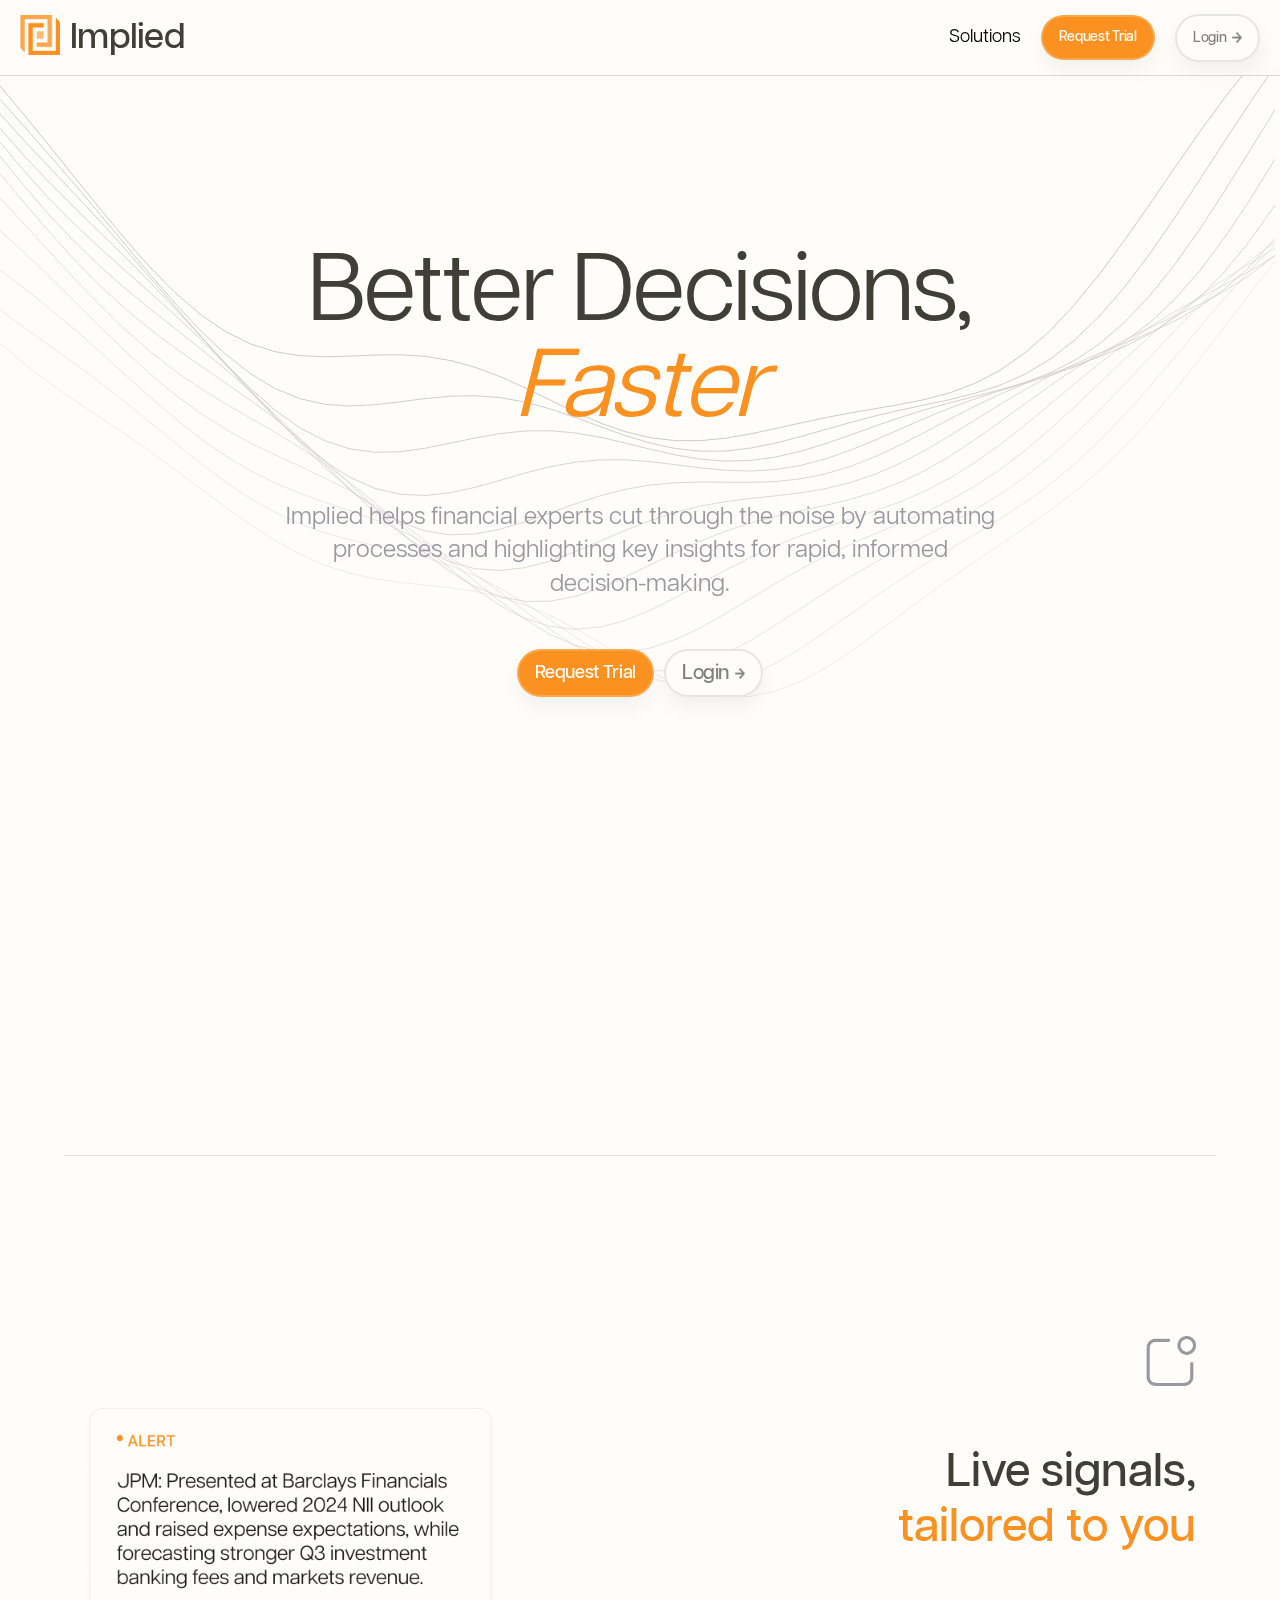
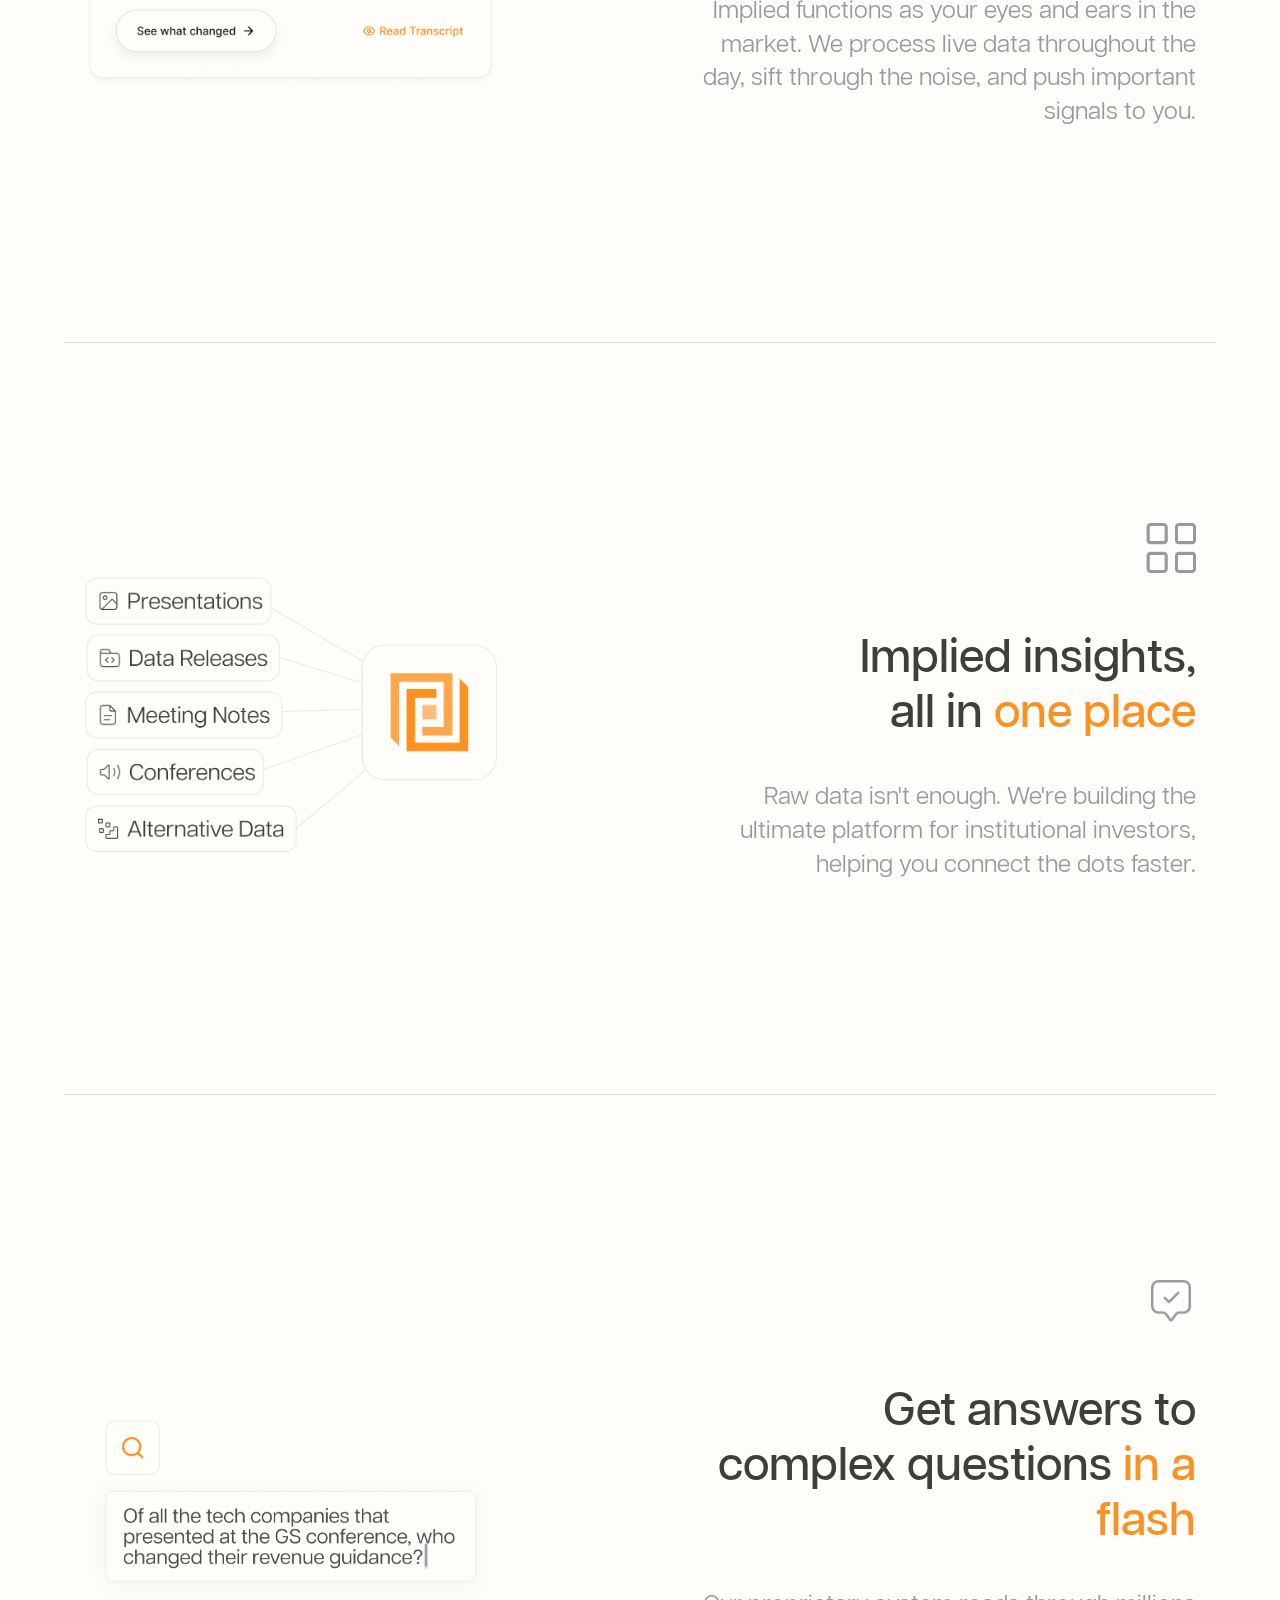
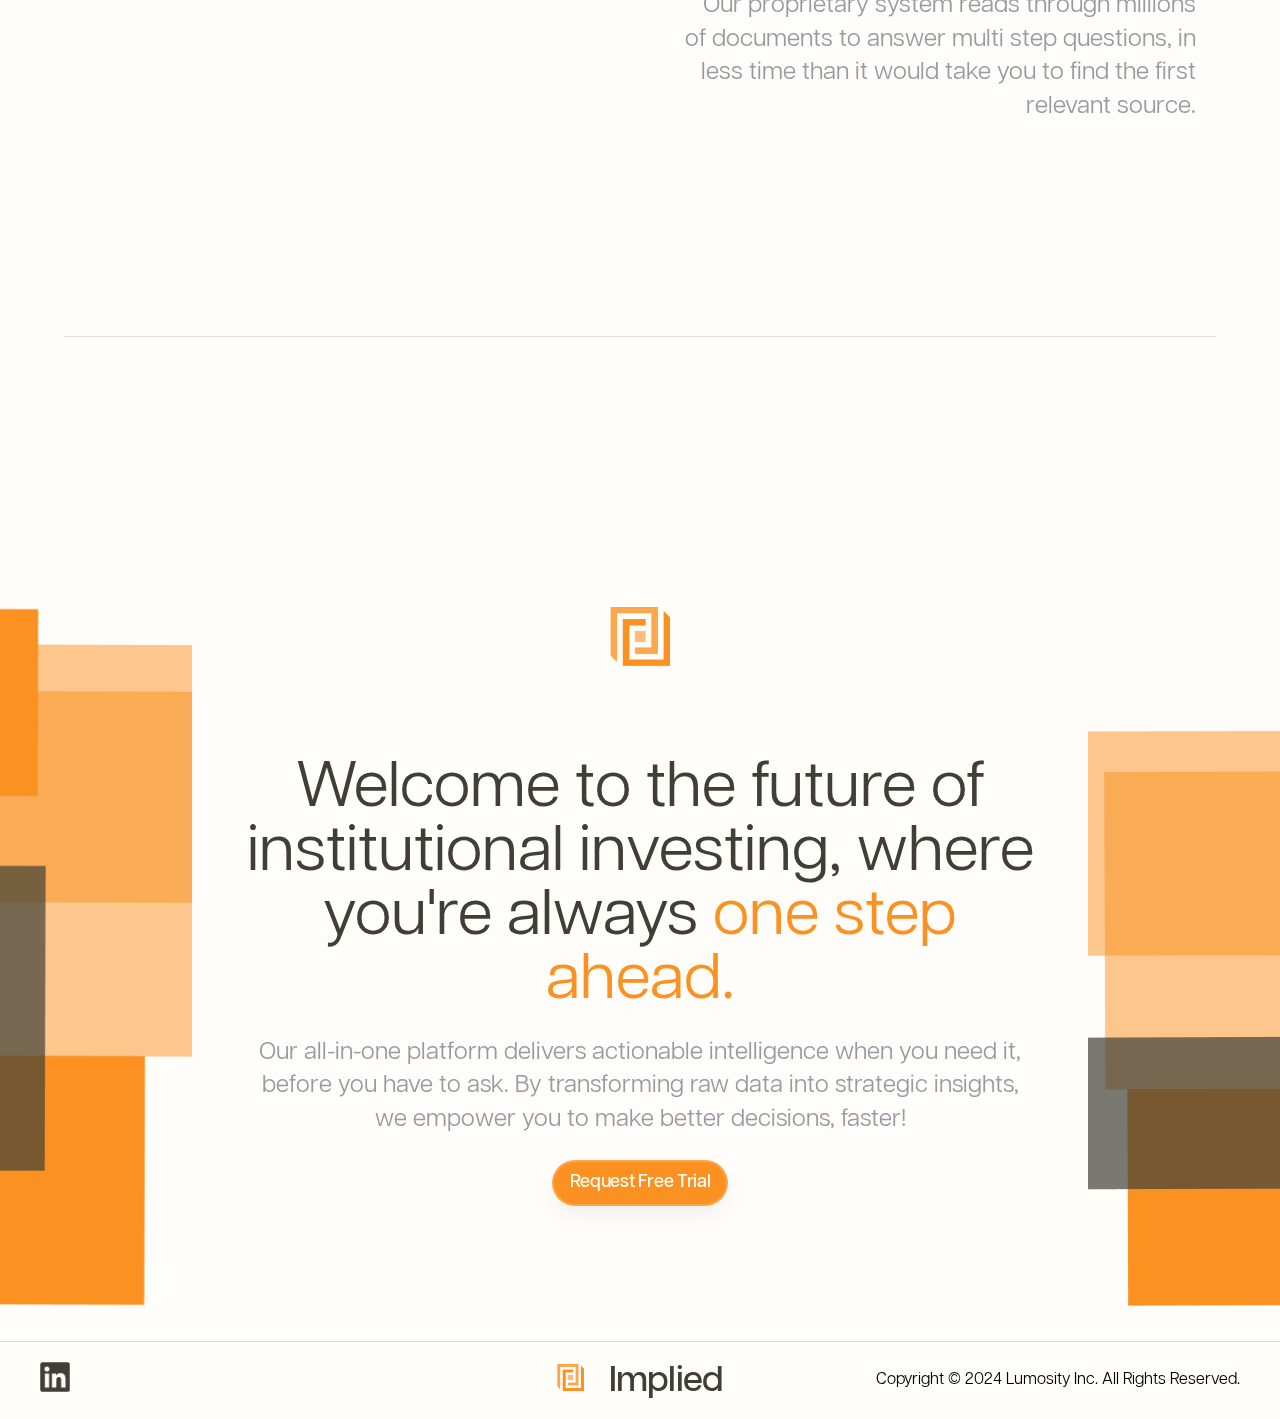
<file: index.html>
<!DOCTYPE html>
<html lang="en">
    <head>
        <meta charset="utf-8">
        <meta name="viewport" content="width=device-width, initial-scale=1, shrink-to-fit=no">
        
        <!-- SEO Meta Tags -->
        <meta name="description" content="Implied's all-in-one research platform makes it easy for financial experts to automate their investment processes and highlight key insights for rapid, informed decision-making.">
        <meta name="author" content="Implied">
        <script src="https://www.google.com/recaptcha/api.js" async defer></script>

        <!-- https://developers.google.com/search/docs/appearance/structured-data/intro-structured-data -->
        <script type="application/ld+json">
            {
              "@context": "https://schema.org",
              "@type": "Organization",
              "name": "Implied",
              "logo": "https://implied.com/images/ImpliedLogo.png",
              "url": "https://www.implied.com",
              "description": "Implied's (formerly Lumosity AI) all-in-one research platform makes it easy for financial experts to automate their investment processes and highlight key insights for rapid, informed decision-making.",
              "keywords": ["financial research platform", "AI", "artificial intelligence", "live transcription"],
              "sameAs": [
                "https://lumosity.ai/",
                "https://x.com/impliedinc"
              ]
            }
        </script>

        <!-- OG Meta Tags to improve the way the post looks when you share the page on Facebook, Twitter, LinkedIn -->
        <meta property="og:site_name" content="Implied" />
        <meta property="og:site" content="https://implied.com" />
        <meta property="og:title" content="Implied"/>
        <meta property="og:description" content="Better Decisions, Faster" />
        <meta property="og:image" content="https://implied.com/images/ImpliedImage.png" />
        <meta property="og:url" content="https://implied.com" />
        <meta name="twitter:card" content="https://implied.com/images/ImpliedHeader.jpg"> 

        <title>Implied | Financial Research Platform</title>


   
        <!-- Styles -->
        <link href="css/styles2.css" rel="stylesheet">
        
        <!-- Favicon  -->
        <link rel="icon" href="images/ImpliedLogo.png">
    </head>
    <body>
        <canvas id="background-canvas"></canvas>

        <!-- Navigation Bar -->
        <nav id="navbar" class="navbar">
            <div class="navbar-container">
                <div>
                    <a href="/">
                        <img src="images/ImpliedLogo.png" alt="alternative" style="width:40px;height:40px;"/>
                    </a> 
                    <span class="implied-text">
                        Implied
                    </span>
                </div>
  

                <span class="navbar-group">
                    <span class="navbar-item">
                        <a href="#product" class="navbar-link">
                            Solutions
                        </a>
                    </span>
                    <button
                    class="btn-item trial-btn"
                    style="padding: 0.5rem 1rem 0.5rem 1rem;font-size:14px"
                    onclick="openSignupForm();"
                >
                    Request Trial
                </button>
                    <button
                        class="btn-item login-btn"
                        style="padding: 0.5rem 1rem 0.5rem 1rem;font-size:14px"
                        onclick="window.location.href='https://app.implied.com'"
                    >
                    Login
                    <img src="images/LoginArrow.png" class="login-btn-arrow" />
                    </button>
    
                </span>
            </div>
        </nav>
        <!-- End of Navigation Bar -->

        <!-- Hero -->
        <div class="hero">
            <h1 class="hero-title">
                Better Decisions,<br/><span class="orange-text-italics">Faster</span>
            </h1>
            <span class="hero-subtitle">
                Implied helps financial experts cut through the noise by automating<br/>
                 processes and highlighting key insights for rapid, informed <br/>
                 decision-making.            
            </span>
            <span
                class="btn-group"
                style="margin-top: 3rem;align-self: center;"
            >

                <button
                    class="btn-item trial-btn"
                    onclick="openSignupForm();"
                >
                    Request Trial
                </button>
                <button
                class="btn-item login-btn"
                onclick="window.location.href='https://app.implied.com'"
            >
                Login
                <img src="images/LoginArrow.png" class="login-btn-arrow" />
            </button>
            </span>
        </div>
        <!-- End of Hero -->


        <!-- Product Section  -->
        <div id="product" class="product-container">
            <hr/>

        <!-- Product Section 1 -->
            <div class="product-section">
                <span class="product-description">
                    <img src="images/LiveSignalsIcon.png" class="product-icons" />
                    <h2>Live signals,<br/><span class="orange-text-regular"> tailored to you</span></h2>
                    <p>
                        Implied functions as your eyes and ears in the market. 
                        We process live data throughout the day, sift through the noise, and push important signals to you.
                    </p>
                </span>
                <span class="product-img">
                    <img src="images/LiveSignals.png" alt="Live Signals"/>
                </span>
            </div>
            <hr/>


        <!-- Product Section 2 -->

        <div class="product-section">
            <div class="product-description">
                <img src="images/ImpliedInsightsIcon.png" class="product-icons" />
                <h2>Implied insights,<br/>all in<span class="orange-text-regular"> one place</span></h2>
                <p>
                    Raw data isn't enough. We're building the ultimate platform for institutional investors, helping you connect the dots faster.
                </p>
            </div>
            <span class="product-img">
                <img src="images/ImpliedInsights.png" alt="Implied Insights" />
            </span>  
        </div>
        <hr/>


        <!-- Product Section 3 -->

        <div class="product-section">
            <div class="product-description">
                <img src="images/ComplexQuestionsIcon.png" class="product-icons" />
                <h2>Get answers to<br/> complex questions<span class="orange-text-regular"> in a flash</span></h2>
                    <p>
                    Our proprietary system reads through millions of documents to answer multi step questions, in less time than it would take you to find the first relevant source.                    </p>
            </div>
            <span class="product-img">
                <img src="images/ComplexQuestions.png"  alt="Complex Questions"/>
            </span>  
        </div>
        <hr/>

    </div>

        <!-- End of Product Section  -->

        <!-- Closing Section  -->
        <section class="closing-section">
            <div class="background-boxes left">
                <img src="images/BoxesLeft.png" alt="Decorative boxes">
            </div>
            <div class="closing-content">
                <img src="images/ImpliedLogo.png" alt="Implied Logo" class="closing-logo">
                <h2 class="closing-title">Welcome to the future of <br/>institutional investing, where <br/> you're always <span class="orange-text">one step ahead.</span></h2>
                <p>Our all-in-one platform delivers actionable intelligence when you need it, <br/> before you have to ask. By transforming raw data into strategic insights,<br/> we empower you to make better decisions, faster!</p>
                <button class="btn-item trial-btn" onclick="openSignupForm();">Request Free Trial</button>
            </div>
            <div class="background-boxes right">
                <img src="images/BoxesRight.png" alt="Decorative boxes">
            </div>
        </section>
        <!-- End of Closing Section  -->



        <!-- Interest Form  -->

        <div id="get-started" class="signup">
            <div id="signup-contents" class="signup-contents">
                <svg xmlns="http://www.w3.org/2000/svg" class="signup-exit" onclick="closeSignupForm();" height="24px" viewBox="0 -960 960 960" width="24px" fill="#2E3742"><path d="m256-200-56-56 224-224-224-224 56-56 224 224 224-224 56 56-224 224 224 224-56 56-224-224-224 224Z"/></svg>
                <h2 class="interest-form-header" style="margin:5px 0px 35px 0px">
                    Request a Trial Today
                </h2>
                <form id="InterestForm" class="interest-form" action="https://docs.google.com/forms/u/3/d/e/1FAIpQLSeU3pssCkzo1bWMXBPvvoEJ-kZqE-asMmpRrElXGTEjvLgcRA/formResponse" method="POST">
                    <div class="form-grid">
                        <div class="form-item full-width">
                            <label for="signup-email" class="signup-label required-label">Work Email</label>
                            <input
                                type="email"
                                id="signup-email"
                                name="entry.1037701704"
                                onblur="validateEmail();"
                                required
                            >
                            <label  
                                id="email-error"
                                class="missing-required-label"
                                style="display: none;color:red;"
                            ></label>
                        </div>
                        
                        <div class="form-item">
                            <label for="signup-firstname">First Name</label>
                            <input
                                type="text"
                                id="firstname"
                                name="entry.1113069405"
                            >
                        </div>
                        
                        <div class="form-item">
                            <label for="signup-lastname">Last Name</label>
                            <input type="text" id="signup-lastname" name="entry.1512759550">
                        </div>
                        
                        <div class="form-item">
                            <label for="signup-companyname">Company Name</label>
                            <input type="text" id="signup-companyname" name="entry.1445096850">
                        </div>
                        
                        <div class="form-item">
                            <label for="signup-typeofcompany">Type of Firm</label>
                            <input type="text" id="signup-typeofcompany" name="entry.309162164">
                        </div>

                        <div class="form-item full-width">
                            <label for="desires">What part of your workflow do you want to accelerate?</label>
                            <input type="text" id="desires" name="entry.1449697587">
                        </div>
                        
                        <div class="form-item full-width">
                            <label for="signup-attribution">How did you hear about us?</label>
                            <input type="text" id="signup-attribution" name="entry.574571794">
                        </div>
                    </div>
                    <input type="submit" hidden />
                    <br />
                    <div class="g-recaptcha" data-sitekey="6LcmgD0qAAAAANAkfdcgw_GJPf6O8xlW-D7gLUYr" data-callback="enableSubmit"></div>
                </form>

                <button
                    id="form-submit-btn"
                    class="btn-item login-btn"
                    style="padding: 0.5rem 1rem 0.5rem 1rem;max-width:fit-content"
                    type="submit"
                    form="InterestForm"
                    disabled
                >
                    Submit
                </button>
            </div>
        </div>
        <!-- End of Interest Form  -->



<!-- Footer -->
<div class="footer">
    <div class="footer-content">
        <div class="footer-linkedin">
            <a href="https://www.linkedin.com/company/implied-ai/" target="_blank">
                <img src="images/linkedin.png" alt="LinkedIn Logo" style="width:30px;height:30px;"/>
            </a>
        </div>
        <div class="footer-logo-section">
            <div class="footer-logo">
                <a href="/">
                    <img src="images/ImpliedLogo.png" alt="Implied Logo" style="width:27px;height:27px;"/>
                </a>
            </div>
            <div class="implied-text">Implied</div>
        </div>
        <div class="footer-copyright">
             Copyright &copy; 2024 Lumosity Inc. All Rights Reserved.
        </div>
    </div>
</div>
<!-- End of Footer -->

        <!-- Scripts -->
        <script>
            document.getElementById('copyright-year').innerHTML = new Date().getFullYear();
        </script>

        <!-- Smooth scroll script for navbar links -->
        <script>
            document.querySelectorAll('a[href^="#"]').forEach(anchor => {
                anchor.addEventListener('click', function (e) {
                    e.preventDefault();
                    const targetId = this.getAttribute('href');
                    const targetElement = document.querySelector(targetId);
                    
                    if (targetElement) {
                        const navbarHeight = document.querySelector('nav').offsetHeight;

                        // Calculate the target scroll position with navbar offset
                        const targetPosition = targetElement.getBoundingClientRect().top + window.pageYOffset - navbarHeight;
                        window.scrollTo({
                            top: targetPosition,
                            behavior: 'smooth'
                        });
                    }
                });
            });
        </script>

        <script>
            const canvas = document.getElementById('background-canvas');
            const ctx = canvas.getContext('2d');

            // Used to buffer drawing to improve performance
            const offscreenCanvas = document.createElement('canvas');
            const offscreenCtx = offscreenCanvas.getContext('2d');

            let time = 0;
            let animationFrameId = null;
            
            const baseColor = [200, 200, 200];  // rgb
            // const baseColor = [243, 249, 252];
            const lineWidth = 1;
            const numLines = 12;
            const targetSteps = 50; // Aim for about 50 steps across the screen

            function resizeCanvas() {
                canvas.width = window.innerWidth;
                canvas.height = window.innerHeight;
                offscreenCanvas.width = canvas.width;
                offscreenCanvas.height = canvas.height;
            }

            function drawContourLines() {
                offscreenCtx.clearRect(0, 0, canvas.width, canvas.height);

                for (let l = 0; l < numLines; l++) {
                    offscreenCtx.beginPath();
                    const stepSize = Math.max(10, Math.floor(canvas.width / targetSteps)); 

                    for (let x = 0; x <= offscreenCanvas.width; x += stepSize) {
                        const normalizedX = x / offscreenCanvas.width - 0.5; // -0.5 to 0.5
                        const baseY = offscreenCanvas.height / 3;
                        
                        // Create a parabolic curve
                        const parabola = -4 * Math.pow(normalizedX, 2) + 1.0;
                        
                        // Add some waviness
                        const waviness = 
                            Math.sin(normalizedX * 10 + time + l * 0.5) * 0.1 +
                            Math.sin(normalizedX * 20 + time * 1.1 + l * 0.7) * 0.05;
                        
                        const y = baseY + (parabola + waviness) * canvas.height * 0.4 - l * 20;
                        
                        if (x === 0) {
                            offscreenCtx.moveTo(x, y);
                        } else {
                            offscreenCtx.lineTo(x, y);
                        }
                    }

                    const alpha = 0.3 + (0.7 * l / numLines);
                    offscreenCtx.strokeStyle = `rgba(${baseColor[0]}, ${baseColor[1]}, ${baseColor[2]}, ${alpha})`;
                    offscreenCtx.lineWidth = lineWidth;
                    offscreenCtx.stroke();
                }

                // Draw the offscreen canvas onto the main canvas
                ctx.clearRect(0, 0, canvas.width, canvas.height);
                ctx.drawImage(offscreenCanvas, 0, 0);
            }

            function startAnimation() {
                if (!animationFrameId) {
                    animationFrameId = requestAnimationFrame(animate);
                }
            }

            function stopAnimation() {
                if (animationFrameId) {
                    cancelAnimationFrame(animationFrameId);
                    animationFrameId = null;
                }
            }

            function animate(currentTime) {
                // time += 0.002;
                time = currentTime * 0.0001;
                drawContourLines();
                animationFrameId = requestAnimationFrame(animate);
            }

            window.addEventListener('resize', resizeCanvas);
            resizeCanvas();
            startAnimation();

            // Stop animation when page is not visible
            document.addEventListener('visibilitychange', () => {
                if (document.hidden) {
                    stopAnimation();
                } else {
                    startAnimation();
                }
            });
        </script>

        <!-- Open/close signup popup form -->
        <script>
            function closeHandler(event) {
                event.preventDefault();
                closeSignupForm();
            }

            function ignoreClick(event) {
                event.stopPropagation();
            }

            function openSignupForm() {
                const signupForm = document.getElementById('get-started');
                const signupContents = document.getElementById('signup-contents');

                signupForm.addEventListener('click', closeHandler);
                signupContents.addEventListener('click', ignoreClick);

                signupForm.classList.add('active');
                document.body.style.overflow = 'hidden';
            }

            function closeSignupForm() {
                const signupForm = document.getElementById('get-started');
                const signupContents = document.getElementById('signup-contents');

                signupForm.removeEventListener('click', closeHandler);
                signupForm.classList.remove('active');
                signupContents.removeEventListener('click', ignoreClick);

                document.body.style.overflow = 'auto';
            }

            document.addEventListener('keydown', function(event) {
                if (event.key === 'Escape') {
                    closeSignupForm();
                }
            });
        </script>

        <script>
            function enableSubmit() {
                document.getElementById("form-submit-btn").disabled = false;
            }
            
            function onSubmit(token) {
                document.getElementById("InterestForm").submit();
            }
        </script>

        <!-- Form / Emailscript -->
        <script>
            function validateEmail() {
                const emailInput = document.getElementById('signup-email');
                const value = emailInput.value;

                const errorLabel = document.getElementById('email-error');

                let isValid = String(value)
                    .toLowerCase()
                    .match(/^(([^<>()[\]\\.,;:\s@"]+(\.[^<>()[\]\\.,;:\s@"]+)*)|.(".+"))@((\[[0-9]{1,3}\.[0-9]{1,3}\.[0-9]{1,3}\.[0-9]{1,3}\])|(([a-zA-Z\-0-9]+\.)+[a-zA-Z]{2,}))$/);

                if (!isValid) {
                    emailInput.style.border = "1px solid red";
                    errorLabel.style.display = "block";
                    errorLabel.textContent = "Please enter a valid email.";
                    return false;
                }

                const bannedDomains = [
                    "@gmail",
                    "@yahoo",
                    "@hotmail",
                    "@outlook",
                    "@hotmail",
                    "@aol",
                    "@protonmail",
                    "@icloud",
                    "@rightbliss.beauty",
                    "@silesia.life",
                    "@serviseantilogin.com",
                ]
                for (const domain of bannedDomains) {
                    if (value.includes(domain)) {
                        isValid = false;
                        break;
                    }
                }

                if (!isValid) {
                    emailInput.style.border = "1px solid red";
                    errorLabel.style.display = "block";
                    errorLabel.textContent = "Please enter a work email.";
                    return false;
                } else {
                    emailInput.style.border = "1px solid grey";
                    errorLabel.style.display = "none";
                    return true;
                }
            }

            document.getElementById('InterestForm').addEventListener('submit', function(e) {
                e.preventDefault();
                if (!validateEmail()) {
                    return;
                }
                
                let formData = new FormData(e.target);
                const submitMessage = `<div style="color:#fb9120">Thank you for interest in Implied! We've received your email and will reach out shortly with details.</div>`

                const options = {
                    method: 'POST',
                    body: new URLSearchParams(formData),
                    headers: {
                        'Accept': 'application/json',
                    },
                }
                
                fetch(e.target.action, options).then(response => {
                    document.getElementById('form-submit-btn').outerHTML = submitMessage;
                }).catch(error => {
                    // console.error('There has been a problem with your fetch operation:', error);
                    document.getElementById('form-submit-btn').outerHTML = submitMessage;
                });
            });
        </script>
    </body>
</html>
</file>
<file: css/styles2.css>
@import url('variables.css');

@font-face {
    font-family: 'Articulat CF';
    src: url('../fonts/ArticulatCF-Medium.woff') format('woff');
    font-weight: 500;
    font-style: normal;
}
@font-face {
    font-family: 'Articulat CF';
    src: url('../fonts/ArticulatCF-Normal.woff') format('woff');
    font-weight: 400;
    font-style: normal;
}



/* Hide scrollbar for Chrome, Safari and Opera */
::-webkit-scrollbar {
    display: none;
  }
  

body {
    background-color: var(--cream);
    font-family: "Articulat CF";
    font-weight: 400;
    margin: 0;
    display: flex;
    flex-direction: column;
    height: 100%;
}

#background-canvas {
    width: 100%;
    height: 100%;
    position: absolute;
    top: 0;
    left: 0;
    z-index: -1;
}
/* nav bar styles */
.navbar {
    z-index: 1;
    position: fixed;
    top: 0;
    left: 0;
    width: 100%;
    border-bottom: 1px solid #dadada;
    backdrop-filter: blur(10px);
    -webkit-backdrop-filter: blur(5px);
    height: 75px;
}

.navbar-container {
    display: flex;
    z-index: 2;
    align-items: center; 
    justify-content: space-between;
    padding: 0px 20px; 
    height: 100%;
}

.navbar-container > div {
    display: flex;
    align-items: center; 
}

.implied-text {
    margin-left: 10px; 
    font-size: 18px;
}

@media screen and (max-width: 768px) {
    .navbar-group {
        display: none;
    }
}

@media screen and (min-width: 769px) {
    .navbar-group {
        display: flex;
        align-items: center; 
        gap: 20px; 
    }   
}

.navbar-item {
    cursor: pointer;
    font-size: 18px;
    display: flex;
    align-items: center;
}

.navbar-item:hover {
    transition: 0.5s;
    color: var(--secondary-accent);
}

.navbar-link {
    text-decoration: none;
    color: inherit;
}


/* text styles */
.orange-text-regular {
    color: var(--orange);
}

.orange-text-italics {
    color: var(--orange);
    font-style: italic;
}

.army-text {
    color: var(--army);
}

.implied-text {

    color: var(--army);

font-size: 36.3px;
font-weight: 500;
line-height: 37.03px;
letter-spacing: -0.02em;
text-align: left;

}




.subheading {
    align-self: center;
    text-align: center;
    color: var(--army);
}

h2, p {
    color: var(--army);
}

/* button styles */

.btn-group {
    display: flex;
    gap: 10px;
}

.btn-item {
    cursor: pointer;
    border-radius: 48px;
    padding: 12px 24px;
    border: 2px solid transparent;
    box-shadow: 0px 10px 20px 0px rgba(0, 0, 0, 0.05);
    font-family: "Articulat CF";
    font-weight: 500;
    letter-spacing: -0.02em;
    text-align: center;
    transition: 0.5s;
    padding: 0.5rem 1rem !important;
    height: auto;
    display: inline-flex;
    align-items: center;
    justify-content: center;
}

.btn-item:hover {
    box-shadow: 0px 10px 20px 0px rgba(0, 0, 0, 0.2);
}

.login-btn {
    background-color: var(--cream);
    color: var(--dark-grey);
    border-color: #E6E6E6;
    font-size: 20px;
    line-height: 28px;
}

.trial-btn {
    background-color: var(--orange);
    color: var(--cream);
    border-color: rgba(255, 253, 250, 0.2);
    font-size: 18px;
    line-height: 25.2px;
    padding: 18px 36px;
}

.login-btn-arrow {
    width: 10.5px;
height: 10.5px;
top: 3.75px;
left: 3.75px;
gap: 0px;
border: 2px;
margin-left: 5px;

}

.hero {
    padding-top: 20vh;
    display: flex;
    flex-direction: column;
    justify-content: center;
    text-align: center;
    position: relative;
    overflow: hidden;


}

@media screen and (max-width: 768px) {
    .hero {
        padding-bottom: 25vh;
    }
}

@media screen and (min-width: 769px) {
    .hero {
        padding-bottom: 50vh;
    }
}

.hero-title {
    font-weight: 400;
    font-family: "Articulat CF";
        font-size: 96px;
    line-height: 96px;
    letter-spacing: -0.02em;
    text-align: center;
    
    color: var(--army);
}

/* Adjustments for mobile devices */
@media screen and (max-width: 767px) {
    .hero-title {
        font-size: 60px; 
        line-height: 1.2; 
    }
}

h2 {
    font-size: 45px;
    font-weight: 450;
    margin-bottom: 10px;
}

p {
    font-size: 24px;
    color: var(--grey);
    font-size: 24px;
    font-weight: 400;
    line-height: 33.6px;
}

.hero-subtitle {
    font-size: 24px;
    color: var(--grey);
    font-size: 24px;
    font-weight: 400;
    line-height: 33.6px;
    text-align: center;

}

/* Product Section */

.product-container {
    align-self: center;
    display: flex;
    flex-direction: column;
    margin: 0 auto;
    padding: 0 5vw;
    max-width: 1200px;
}

.product-section {
    display: grid;
    align-items: center;
    gap: 40px;
    margin-bottom: 20vh;

}

hr {
    width: 100%;
    border: none;
    height: 1px;
    background-color: #e0e0e0;
    margin-bottom: 20vh;
}

.product-icons {
    width: 50px;
    height: 50px;
    margin-bottom: 20px;
}

.product-description {
    display: flex;
    flex-direction: column;
    justify-content: center;
}

.product-description h2 {
    font-size: clamp(1.815rem, 3.63vw, 3.025rem); 
    margin-bottom: 1rem;
}

.product-description p {
    font-size: clamp(1.21rem, 2.42vw, 1.5125rem); 
}

.product-img {
    display: flex;
    justify-content: center;
    align-items: center;
}

.product-img img {
    max-width: 100%;
    height: auto;
    object-fit: contain;
    border: 1px solid var(--secondary-accent);
    max-height: 300px;
}

/* Desktop layout */
@media screen and (min-width: 1025px) {
    .product-section {
        grid-template-columns: 1fr 1fr;

    }

    .product-section:nth-child(even) {
        direction: rtl;
    }

    .product-section:nth-child(even) .product-description,
    .product-section:nth-child(even) .product-img {
        direction: ltr;
    }

    .product-description,
    .product-img {
        padding: 0 20px;
    }

    .product-section:nth-child(even) .product-description {
        text-align: right;
        display: flex;
        flex-direction: column;
        align-items: flex-end;
    }

    .product-section:nth-child(even) .product-icons {
        align-self: flex-end;
    }

    .product-section:nth-child(even) h2,
    .product-section:nth-child(even) p {
        text-align: right;
    }

    .product-img {
        display: flex;
        justify-content: flex-end;
    }

    .product-section:nth-child(even) .product-img {
        justify-content: flex-start;
    }

    .product-img img {
        max-width: 80%;
    }
}

/* Tablet layout */
@media screen and (min-width: 768px) and (max-width: 1024px) {
    .product-section {
        grid-template-columns: 1fr 1fr;
        gap: 30px;
    }

    .product-img img {
        max-width: 90%;
    }
}

/* Mobile layout */
@media screen and (max-width: 767px) {
    .product-container {
        gap: 40px;
    }

    .product-section {
        grid-template-columns: 1fr;
        gap: 20px;
        margin-bottom: 60px;
    }

    .product-description {
        order: 1;
        text-align: center;
    }

    .product-img {
        order: 2;
        margin: 0 auto;
    }

    .product-img img {
        max-width: 80%;
    }
}


/* Closing Section */

.closing-section {
    position: relative;
    display: flex;
    justify-content: center;
    align-items: center;
    padding: 100px 20px;
    overflow: hidden;
    background-color: var(--cream);
        padding-top: 10vh;

}
.closing-content {
    position: relative;
    max-width: 800px;
    text-align: center;
    padding: 0 20px;
}

.background-boxes {
    position: absolute;
    top: 10vh;
    bottom: 0;
    width: 15%;
    z-index: 1;
    overflow: hidden;
}

.background-boxes.left {
    left: 0;
}

.background-boxes.right {
    right: 0;
}

.background-boxes img {
    height: 100%;
    width: 100%;
    object-fit: cover;
}


.closing-logo {
    width: 60px;
    margin-bottom: 30px;
}

.closing-title {
    font-size: 64px;
    line-height: 64px;
    margin-bottom: 20px;
    color: var(--army);
    font-weight: 400;
}

.orange-text {
    color: var(--orange, #FF9900);
}

.closing-subtitle {
    font-size: 16px;
    line-height: 1.5;
    margin-bottom: 30px;
    color: var(--dark-grey, #333333);
}

@media (max-width: 768px) {
    .background-boxes {
        display: none;
    }

    .closing-title {
        font-size: 24px;
    }

    .closing-subtitle {
        font-size: 14px;
    }
}

/* Signup Form */

.signup {
    position: fixed;
    top: 0;
    left: 0;
    width: 100%;
    height: 100%;
    backdrop-filter: blur(10px);
    -webkit-backdrop-filter: blur(5px);
    display: flex;
    justify-content: center;
    align-items: center;
    overflow: hidden;
    opacity: 0;
    z-index: 1;
    display: flex;
    visibility: hidden;
    transition: opacity 0.3s ease, visibility 0.3s ease;
}

#get-started.active {
    opacity: 1;
    visibility: visible;
}

.signup-contents {
    border: 1px solid var(--ternary-accent);
    position: relative;
    padding: 25px;
    border-radius: 10px;
    background-color: var(--primary-bg);
    width: 50vw;
    z-index: 2;
    display: flex;
    flex-direction: column;
}

#get-started.active .signup-contents {
    transform: scale(1);
    opacity: 1;
}

.signup-exit {
    cursor: pointer;
    margin-left: auto;
}

.interest-form {
    margin-bottom: 25px;
}

@media screen and (max-height: 1000px) {
    .interest-form-header {
        font-size: 20px;
        font-weight: 400;
    }

    .signup-contents {
        width: 100vw;
        align-self: center;
        justify-self: center;
    }
}

.interest-form-header {
    align-self: center;
    text-align: center;
    color: var(--army);
}

.form-grid {
    display: grid;
    grid-template-columns: 1fr 1fr;
    gap: 20px;
}

.form-item {
    display: flex;
    flex-direction: column;
}

.full-width {
    grid-column: 1 / -1;
}

label {
    margin-bottom: 5px;
}

select, input {
    width: 100%;
    padding: 8px;
    box-sizing: border-box;
}

.required-label::after {
    content: "*";
    color: red;
}

/* Footer */
.footer {
    width: 100%;
    padding: 20px 0;
    border-top: 1px solid #dadada;
    margin-top: 35px;
}

.footer-content {
    display: flex;
    justify-content: space-between;
    align-items: center;
    max-width: 1200px;
    margin: 0 auto;
    padding: 0 20px;
}

.footer-logo-section {
    display: flex;
    align-items: center;
}

.footer-logo {
    margin-right: 15px;
}

.footer-linkedin, .footer-copyright {
    flex: 1;
}

.footer-linkedin {
    text-align: left;
}

.footer-copyright {
    text-align: right;
}

@media screen and (max-width: 768px) {
    .footer-content {
        flex-direction: column;
        text-align: center;
    }
    
    .footer-linkedin, .footer-logo-section, .footer-copyright {
        margin-bottom: 15px;
    }

    .footer-linkedin, .footer-copyright {
        text-align: center;
    }
}
</file>
